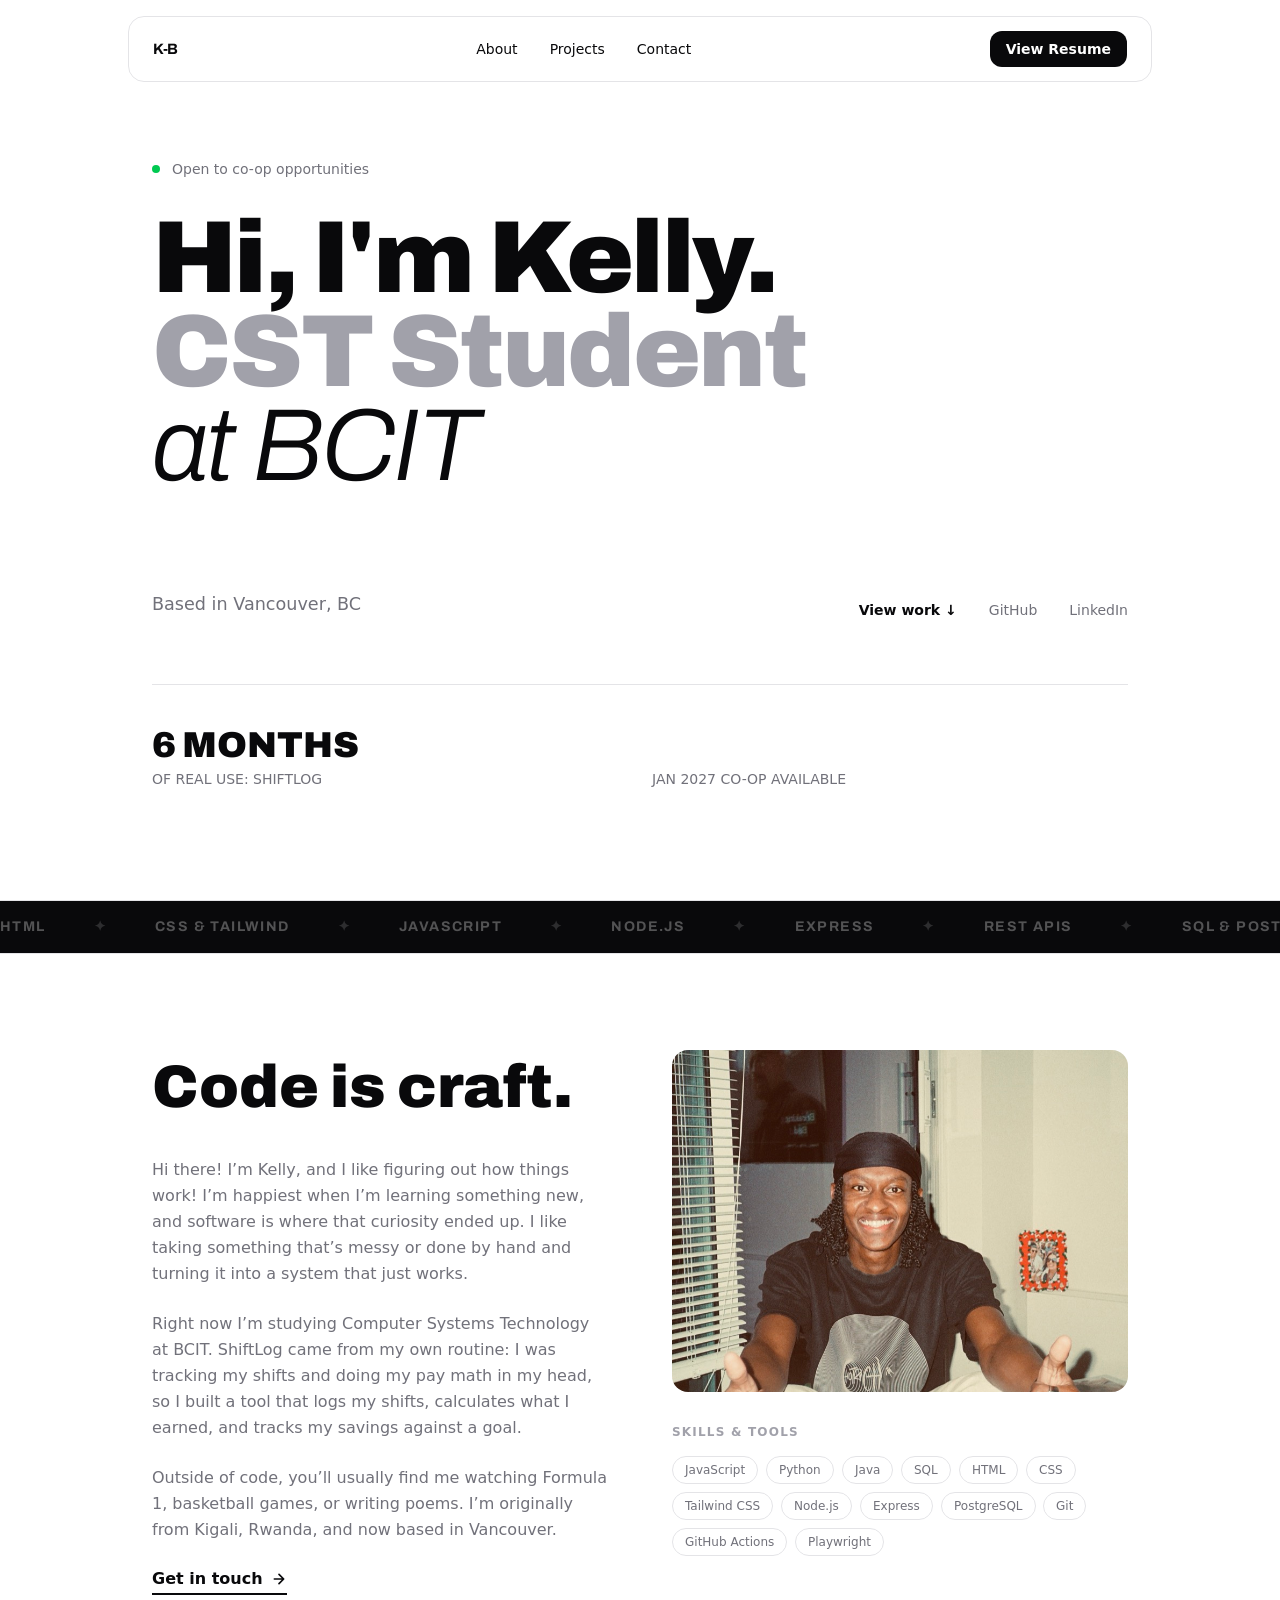
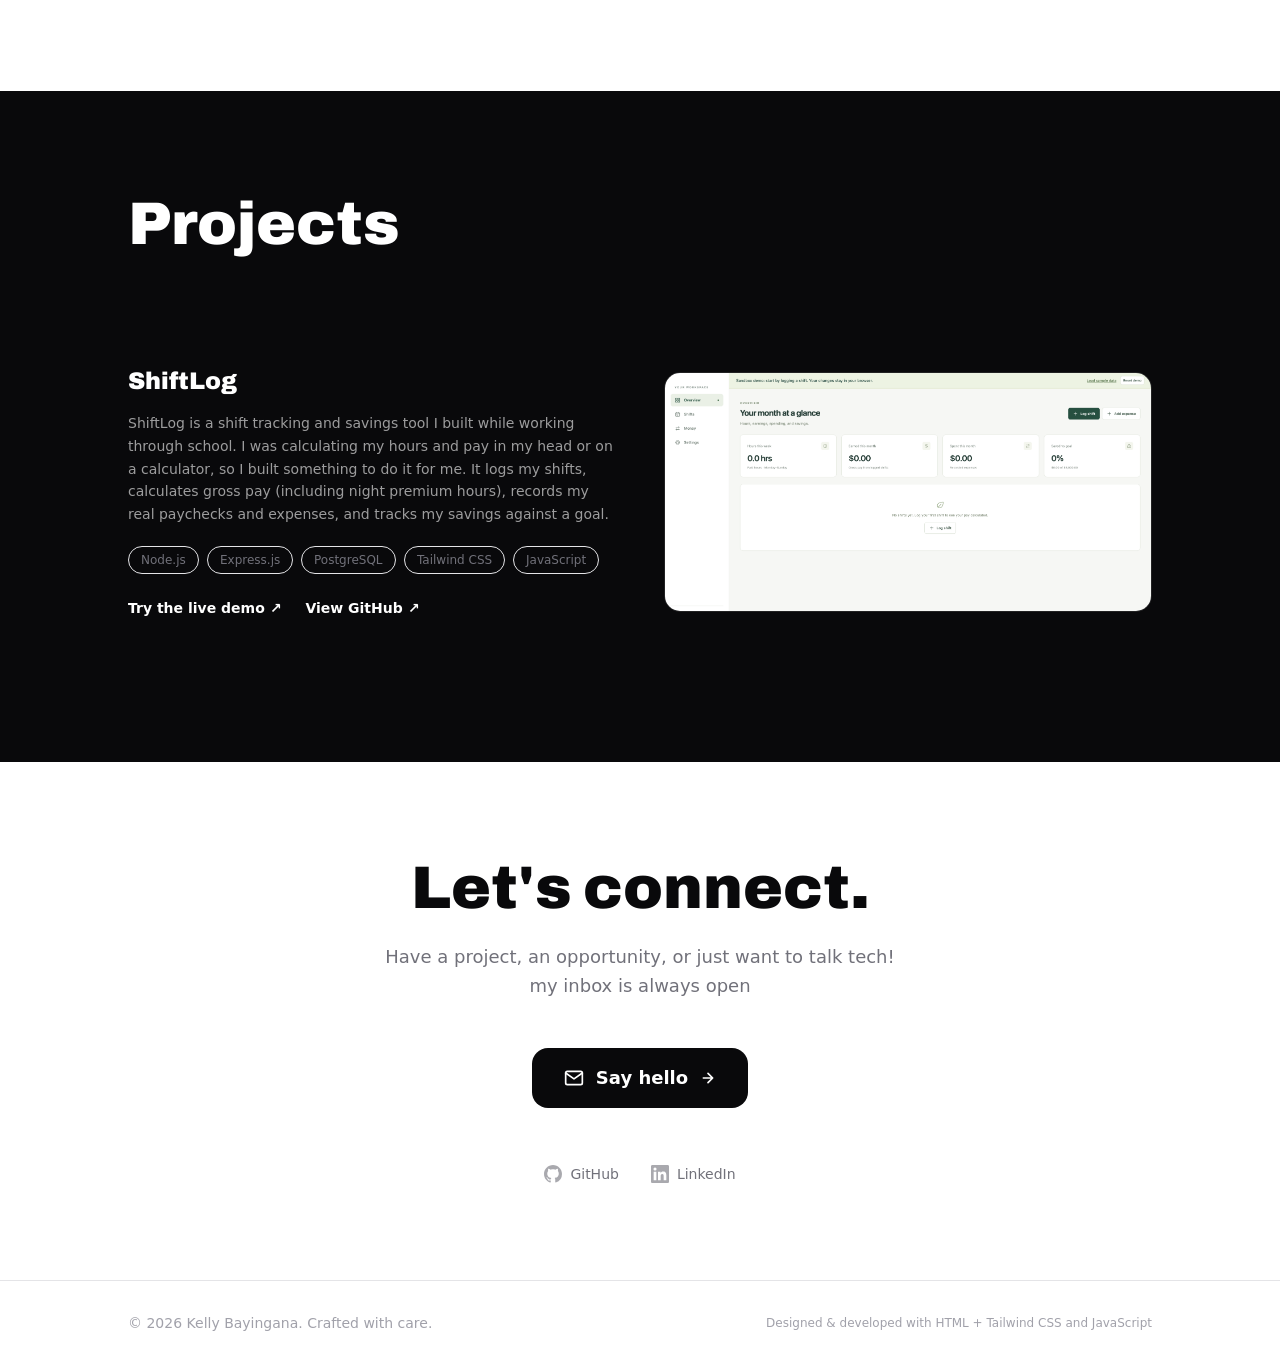
<file: index.html>
<!doctype html>
<html lang="en" class="scroll-smooth">
  <head>
    <!-- Google tag (gtag.js) -->
    <script
      async
      src="https://www.googletagmanager.com/gtag/js?id=G-3P38XYFNB3"
    ></script>
    <script>
      window.dataLayer = window.dataLayer || [];
      function gtag() {
        dataLayer.push(arguments);
      }
      gtag("js", new Date());

      gtag("config", "G-3P38XYFNB3");
    </script>
    <meta charset="UTF-8" />
    <meta name="viewport" content="width=device-width, initial-scale=1.0" />
    <title>Kelly Bayingana — CST Student</title>
    <link rel="preconnect" href="https://fonts.googleapis.com" />
    <link rel="preconnect" href="https://fonts.gstatic.com" crossorigin />
    <link
      href="https://fonts.googleapis.com/css2?family=Archivo:wght@300;400;500;600;700;800;900&family=Space+Grotesk:wght@300;400;500;600;700&display=swap"
      rel="stylesheet"
    />
    <!-- Tailwind compiled output -->
    <link rel="stylesheet" href="css/output.css?v=4" />
  </head>
  <body class="overflow-x-hidden">
    <!-- ── NAVBAR ────────────────────────────────── -->
    <header class="fixed top-4 left-4 right-4 z-50">
      <nav
        class="nav-blur border border-[#E4E4E7] rounded-2xl px-6 py-3.5 flex items-center justify-between max-w-5xl mx-auto"
      >
        <a
          href="#"
          class="nav-logo font-bold text-[15px] tracking-tight text-[#09090B]"
          style="font-family: &quot;Archivo&quot;, sans-serif"
          >K-B</a
        >
        <ul class="hidden md:flex items-center gap-8">
          <li>
            <a href="#about" class="nav-link text-sm font-medium">About</a>
          </li>
          <li>
            <a href="#work" class="nav-link text-sm font-medium">Projects</a>
          </li>
          <li>
            <a href="#contact" class="nav-link text-sm font-medium">Contact</a>
          </li>
        </ul>
        <a
          href="assets/RESUME.pdf?v=464a42a2"
          target="_blank"
          data-cursor="dark"
          class="nav-cta hidden md:inline-flex text-sm font-semibold px-4 py-2 bg-[#09090B] text-white rounded-xl hover:bg-zinc-800 transition-colors duration-200 cursor-pointer"
        >
          View Resume
        </a>

        <!-- Hamburger button — mobile only -->
        <button
          id="menuBtn"
          class="md:hidden flex items-center justify-center p-2 rounded-xl text-[#09090B] hover:bg-black/5 transition-colors duration-200 cursor-pointer"
          aria-label="Toggle menu"
        >
          <svg
            width="20"
            height="20"
            viewBox="0 0 24 24"
            fill="none"
            stroke="currentColor"
            stroke-width="2"
            stroke-linecap="round"
          >
            <line x1="3" y1="6" x2="21" y2="6" />
            <line x1="3" y1="12" x2="21" y2="12" />
            <line x1="3" y1="18" x2="21" y2="18" />
          </svg>
        </button>
      </nav>

      <!-- Mobile menu dropdown -->
      <div
        id="mobileMenu"
        class="hidden md:hidden mt-2 nav-blur border border-[#E4E4E7] rounded-2xl px-6 py-5 max-w-5xl mx-auto"
      >
        <ul class="flex flex-col gap-5">
          <li>
            <a href="#about" class="nav-link text-sm font-medium">About</a>
          </li>
          <li>
            <a href="#work" class="nav-link text-sm font-medium">Projects</a>
          </li>
          <li>
            <a href="#contact" class="nav-link text-sm font-medium">Contact</a>
          </li>
          <li class="pt-1 border-t border-[#E4E4E7]">
            <a
              href="assets/RESUME.pdf?v=464a42a2"
              target="_blank"
              data-cursor="dark"
              class="nav-cta inline-flex text-sm font-semibold px-4 py-2 bg-[#09090B] text-white rounded-xl hover:bg-zinc-800 transition-colors duration-200 cursor-pointer"
            >
              View Resume
            </a>
          </li>
        </ul>
      </div>
    </header>

    <!-- ── HERO ────────────────────────────────────── -->
    <section
      class="min-h-screen flex flex-col justify-center pt-28 pb-16 px-6 max-w-5xl mx-auto"
    >
      <div class="flex items-center gap-3 mb-8 reveal">
        <span class="w-2 h-2 rounded-full bg-green-500 animate-pulse"></span>
        <span class="text-sm text-[#71717A] font-medium"
          >Open to co-op opportunities</span
        >
      </div>

      <h1
        class="font-black text-[clamp(3rem,8vw,7rem)] leading-[0.92] tracking-tight text-[#09090B] mb-8 reveal reveal-delay-1"
        style="font-family: &quot;Archivo&quot;, sans-serif"
      >
        Hi, I'm Kelly.<br />
        <span class="text-[#A1A1AA]">CST Student </span><br />
        <span class="italic font-light"> at BCIT</span>
      </h1>

      <div
        class="flex flex-col md:flex-row md:items-end justify-between gap-16 reveal reveal-delay-2"
      >
        <p class="text-[1.1rem] text-[#71717A] leading-[1.8] max-w-[38rem]">
          <br />
          <br />
          Based in Vancouver, BC <br />
        </p>
        <div class="flex gap-8 shrink-0 items-center">
          <a
            href="#work"
            class="group link-hover text-sm font-semibold text-[#09090B] cursor-pointer"
            >View work <span class="arrow-bounce inline-block">↓</span></a
          >
          <a
            href="https://github.com/bayingana55"
            target="_blank"
            rel="noopener"
            class="link-hover text-sm font-medium text-[#71717A] hover:text-[#000000] transition-colors duration-300 cursor-pointer"
            >GitHub</a
          >
          <a
            href="https://www.linkedin.com/in/kelly-r-bayingana-7097701ba"
            target="_blank"
            rel="noopener"
            class="link-hover text-sm font-medium text-[#71717A] hover:text-[#0A66C2] transition-colors duration-300 cursor-pointer"
            >LinkedIn</a
          >
        </div>
      </div>

      <!-- Stats -->
      <div
        class="mt-16 pt-10 border-t border-[#E4E4E7] grid grid-cols-2 gap-6 reveal reveal-delay-3"
      >
        <div>
          <p
            class="font-black text-4xl text-[#09090B] stat-number"
            style="font-family: &quot;Archivo&quot;, sans-serif"
          >
            6 MONTHS
          </p>
          <p class="text-sm text-[#71717A] mt-1">OF REAL USE: SHIFTLOG</p>
        </div>
        <div>
          <p
            class="font-black text-4xl text-[#09090B] stat-number"
            style="font-family: &quot;Archivo&quot;, sans-serif"
          >
            <br />
          </p>
          <p class="text-sm text-[#71717A] mt-1">JAN 2027 CO-OP AVAILABLE</p>
        </div>
      </div>
    </section>

    <!-- ── MARQUEE ──────────────────────────────────── -->
    <div class="border-y border-[#E4E4E7] bg-[#09090B] py-4 overflow-hidden">
      <div
        class="flex whitespace-nowrap"
        style="animation: marquee 20s linear infinite"
      >
        <span
          class="marquee-inner flex gap-12 pr-12 text-white/30 font-bold text-sm uppercase tracking-widest"
          style="font-family: &quot;Archivo&quot;, sans-serif"
        >
          <span>HTML</span
          ><span class="text-white/15" aria-hidden="true">✦</span>
          <span>CSS &amp; TAILWIND</span
          ><span class="text-white/15" aria-hidden="true">✦</span>
          <span>JAVASCRIPT</span
          ><span class="text-white/15" aria-hidden="true">✦</span>
          <span>NODE.JS</span
          ><span class="text-white/15" aria-hidden="true">✦</span>
          <span>EXPRESS</span
          ><span class="text-white/15" aria-hidden="true">✦</span>
          <span>REST APIS</span
          ><span class="text-white/15" aria-hidden="true">✦</span>
          <span>SQL &amp; POSTGRESQL</span
          ><span class="text-white/15" aria-hidden="true">✦</span>
          <span>GIT &amp; GITHUB</span
          ><span class="text-white/15" aria-hidden="true">✦</span>
          <span>GITHUB ACTIONS</span
          ><span class="text-white/15" aria-hidden="true">✦</span>
          <span>PLAYWRIGHT TESTING</span
          ><span class="text-white/15" aria-hidden="true">✦</span>
          <span>PYTHON</span
          ><span class="text-white/15" aria-hidden="true">✦</span>
          <span>JAVA</span
          ><span class="text-white/15" aria-hidden="true">✦</span>
      </div>
    </div>

    <!-- ── ABOUT ────────────────────────────────────── -->
    <section id="about" class="py-24 px-6 max-w-5xl mx-auto">
      <div class="grid grid-cols-1 md:grid-cols-2 gap-16 items-start">
        <div>
          <h2
            class="font-black text-5xl md:text-6xl text-[#09090B] leading-tight mb-8 reveal reveal-delay-1"
            style="font-family: &quot;Archivo&quot;, sans-serif"
          >
            Code is craft.<br />
          </h2>
          <p class="text-[#71717A] leading-relaxed mb-6 reveal reveal-delay-2">
            Hi there! I’m Kelly, and I like figuring out how things work! I’m
            happiest when I’m learning something new, and software is where that
            curiosity ended up. I like taking something that’s messy or done by
            hand and turning it into a system that just works.
          </p>
          <p class="text-[#71717A] leading-relaxed mb-6 reveal reveal-delay-2">
            Right now I’m studying Computer Systems Technology at BCIT. ShiftLog
            came from my own routine: I was tracking my shifts and doing my pay
            math in my head, so I built a tool that logs my shifts, calculates what
            I earned, and tracks my savings
            against a goal.
          </p>
          <p class="text-[#71717A] leading-relaxed mb-6 reveal reveal-delay-2">
            Outside of code, you’ll usually find me watching Formula 1,
            basketball games, or writing poems. I’m originally from
            Kigali, Rwanda, and now based in Vancouver.
          </p>

          <a
            href="#contact"
            data-cursor="blue"
            class="group inline-flex items-center gap-2 font-semibold text-[#09090B] border-b-2 border-[#09090B] pb-0.5 hover:text-[#2563EB] hover:border-[#2563EB] transition-colors duration-200 cursor-pointer reveal reveal-delay-4"
          >
            Get in touch
            <svg
              class="arrow-slide inline-block"
              width="16"
              height="16"
              viewBox="0 0 24 24"
              fill="none"
              stroke="currentColor"
              stroke-width="2.5"
              stroke-linecap="round"
              stroke-linejoin="round"
            >
              <path d="M5 12h14M12 5l7 7-7 7" />
            </svg>
          </a>
        </div>

        <div class="reveal reveal-delay-2">
          <!-- Photo placeholder -->
          <div class="rounded-2xl overflow-hidden mb-8 aspect-[4/3]">
            <img
              src="assets/images/kelly.jpg"
              alt="Kelly Bayingana"
              class="w-full h-full object-cover scale-125 object-top"
            />
          </div>

          <!-- Skills -->
          <div>
            <p
              class="text-xs font-semibold text-[#A1A1AA] uppercase tracking-widest mb-4"
            >
              Skills & tools
            </p>
            <div class="flex flex-wrap gap-2">
              <span class="skill-tag">JavaScript</span>
              <span class="skill-tag">Python</span>
              <span class="skill-tag">Java</span>
              <span class="skill-tag">SQL</span>
              <span class="skill-tag">HTML</span>
              <span class="skill-tag">CSS</span>
              <span class="skill-tag">Tailwind CSS</span>
              <span class="skill-tag">Node.js</span>
              <span class="skill-tag">Express</span>
              <span class="skill-tag">PostgreSQL</span>
              <span class="skill-tag">Git</span>
              <span class="skill-tag">GitHub Actions</span>
              <span class="skill-tag">Playwright</span>
            </div>
          </div>
        </div>
      </div>
    </section>

    <!-- ── PROJECTS ────────────────────────────────────── -->
    <section id="work" class="py-24 px-6 bg-[#09090B]">
      <div class="max-w-5xl mx-auto">
        <div class="flex items-center justify-between mb-14 reveal">
          <h2
            class="font-black text-5xl md:text-6xl text-white leading-tight"
            style="font-family: &quot;Archivo&quot;, sans-serif"
          >
            Projects
          </h2>
        </div>

        <div class="divide-y divide-white/10">
          <!-- PROJECT SLOT 1 -->
          <div
            class="py-12 grid grid-cols-1 md:grid-cols-2 gap-12 items-center reveal"
          >
            <div class="flex flex-col gap-4">
              <h3
                class="font-black text-2xl text-white leading-tight"
                style="font-family: &quot;Archivo&quot;, sans-serif"
              >
                <strong>ShiftLog</strong>
              </h3>
              <p
                class="leading-relaxed text-sm"
                style="color: rgba(255, 255, 255, 0.6)"
              >
                ShiftLog is a shift tracking and savings tool I built while
                working through school. I was calculating my hours and pay in my
                head or on a calculator, so I built something to do it for me.
                It logs my shifts, calculates gross pay (including night premium
                hours), records my real paychecks and expenses, and tracks my
                savings against a goal. 
              </p>
              <div class="flex flex-wrap gap-2 mt-1">
                <span class="skill-tag">Node.js</span>
                <span class="skill-tag">Express.js</span>
                <span class="skill-tag">PostgreSQL</span>
                <span class="skill-tag">Tailwind CSS</span>
                <span class="skill-tag">JavaScript</span>
              </div>
              <div class="flex gap-6 mt-2">
                <a
                  href="https://bayingana55.github.io/ShiftLog/"
                  target="_blank"
                  rel="noopener noreferrer"
                  class="group link-hover text-sm font-semibold text-white"
                >
                  Try the live demo <span class="arrow-slide inline-block">↗</span>
                </a>
                <a
                  href="https://github.com/bayingana55/ShiftLog"
                  target="_blank"
                  rel="noopener noreferrer"
                  class="group link-hover text-sm font-semibold text-white"
                >
                  View GitHub <span class="arrow-slide inline-block">↗</span>
                </a>
              </div>
            </div>
            <a
              href="https://bayingana55.github.io/ShiftLog/"
              target="_blank"
              rel="noopener noreferrer"
              class="block rounded-2xl overflow-hidden border border-white/10 h-[240px] group"
            >
              <img
                src="assets/images/SHIFTLOG.png"
                alt="ShiftLog dashboard showing shifts, earnings, and savings goals"
                class="w-full h-full object-cover transition-transform duration-500 ease-out group-hover:scale-105"
              />
            </a>
          </div>
        </div>
      </div>
    </section>

    <!-- ── CONTACT ──────────────────────────────────── -->
    <section id="contact" class="py-24 px-6 max-w-5xl mx-auto">
      <div class="max-w-2xl mx-auto text-center">
        <h2
          class="font-black text-5xl md:text-6xl text-[#09090B] mb-6 reveal"
          style="font-family: &quot;Archivo&quot;, sans-serif"
        >
          Let's connect.
        </h2>
        <p
          class="text-[#71717A] text-lg leading-relaxed mb-12 reveal reveal-delay-2"
        >
          Have a project, an opportunity, or just want to talk tech! <br />
          my inbox is always open
        </p>

        <div class="reveal reveal-delay-3">
          <a
            href="mailto:bayingana55@gmail.com"
            data-cursor="dark"
            class="inline-flex items-center gap-3 bg-[#09090B] text-white font-semibold text-lg px-8 py-4 rounded-2xl hover:bg-zinc-800 transition-colors duration-200 cursor-pointer mb-6 group"
          >
            <svg
              width="20"
              height="20"
              viewBox="0 0 24 24"
              fill="none"
              stroke="currentColor"
              stroke-width="2"
              stroke-linecap="round"
              stroke-linejoin="round"
            >
              <path
                d="M4 4h16c1.1 0 2 .9 2 2v12c0 1.1-.9 2-2 2H4c-1.1 0-2-.9-2-2V6c0-1.1.9-2 2-2z"
              />
              <polyline points="22,6 12,13 2,6" />
            </svg>
            Say hello
            <svg
              class="group-hover:translate-x-1 transition-transform duration-200"
              width="16"
              height="16"
              viewBox="0 0 24 24"
              fill="none"
              stroke="currentColor"
              stroke-width="2.5"
              stroke-linecap="round"
              stroke-linejoin="round"
            >
              <path d="M5 12h14M12 5l7 7-7 7" />
            </svg>
          </a>

          <div class="flex items-center justify-center gap-8 mt-8">
            <a
              href="https://github.com/bayingana55"
              target="_blank"
              rel="noopener"
              class="group link-hover text-sm font-medium text-[#71717A] cursor-pointer inline-flex items-center"
            >
              <svg
                width="18"
                height="18"
                viewBox="0 0 24 24"
                fill="currentColor"
                class="opacity-60 group-hover:opacity-100 group-hover:text-[#24292e] transition-all duration-300"
              >
                <path
                  d="M12 0C5.37 0 0 5.37 0 12c0 5.31 3.435 9.795 8.205 11.385.6.105.825-.255.825-.57 0-.285-.015-1.23-.015-2.235-3.015.555-3.795-.735-4.035-1.41-.135-.345-.72-1.41-1.23-1.695-.42-.225-1.02-.78-.015-.795.945-.015 1.62.87 1.845 1.23 1.08 1.815 2.805 1.305 3.495.99.105-.78.42-1.305.765-1.605-2.67-.3-5.46-1.335-5.46-5.925 0-1.305.465-2.385 1.23-3.225-.12-.3-.54-1.53.12-3.18 0 0 1.005-.315 3.3 1.23.96-.27 1.98-.405 3-.405s2.04.135 3 .405c2.295-1.56 3.3-1.23 3.3-1.23.66 1.65.24 2.88.12 3.18.765.84 1.23 1.905 1.23 3.225 0 4.605-2.805 5.625-5.475 5.925.435.375.81 1.095.81 2.22 0 1.605-.015 2.895-.015 3.3 0 .315.225.69.825.57A12.02 12.02 0 0 0 24 12c0-6.63-5.37-12-12-12z"
                />
              </svg>
              <span class="ml-2">GitHub</span>
            </a>
            <a
              href="https://www.linkedin.com/in/kelly-r-bayingana-7097701ba"
              target="_blank"
              rel="noopener"
              class="group link-hover text-sm font-medium text-[#71717A] cursor-pointer inline-flex items-center"
            >
              <svg
                width="18"
                height="18"
                viewBox="0 0 24 24"
                fill="currentColor"
                class="opacity-60 group-hover:opacity-100 group-hover:text-[#0A66C2] transition-all duration-300"
              >
                <path
                  d="M20.447 20.452h-3.554v-5.569c0-1.328-.027-3.037-1.852-3.037-1.853 0-2.136 1.445-2.136 2.939v5.667H9.351V9h3.414v1.561h.046c.477-.9 1.637-1.85 3.37-1.85 3.601 0 4.267 2.37 4.267 5.455v6.286zM5.337 7.433a2.062 2.062 0 0 1-2.063-2.065 2.064 2.064 0 1 1 2.063 2.065zm1.782 13.019H3.555V9h3.564v11.452zM22.225 0H1.771C.792 0 0 .774 0 1.729v20.542C0 23.227.792 24 1.771 24h20.451C23.2 24 24 23.227 24 22.271V1.729C24 .774 23.2 0 22.222 0h.003z"
                />
              </svg>

              <span class="ml-2"> LinkedIn</span>
            </a>
          </div>
        </div>
      </div>
    </section>

    <!-- ── FOOTER ───────────────────────────────────── -->
    <footer class="border-t border-[#E4E4E7] py-8 px-6">
      <div
        class="max-w-5xl mx-auto flex flex-col md:flex-row items-center justify-between gap-4"
      >
        <p class="text-sm text-[#A1A1AA]">
          © 2026 Kelly Bayingana. Crafted with care.
        </p>
        <p class="text-xs text-[#A1A1AA]">
          Designed &amp; developed with HTML + Tailwind CSS and JavaScript
        </p>
      </div>
    </footer>

    <!-- External JavaScript -->
    <script src="js/main.js?v=5"></script>
  </body>
</html>
</file>
<file: css/output.css>
/*! tailwindcss v4.3.0 | MIT License | https://tailwindcss.com */
@layer properties{@supports (((-webkit-hyphens:none)) and (not (margin-trim:inline))) or ((-moz-orient:inline) and (not (color:rgb(from red r g b)))){*,:before,:after,::backdrop{--tw-scale-x:1;--tw-scale-y:1;--tw-scale-z:1;--tw-rotate-x:initial;--tw-rotate-y:initial;--tw-rotate-z:initial;--tw-skew-x:initial;--tw-skew-y:initial;--tw-divide-y-reverse:0;--tw-border-style:solid;--tw-leading:initial;--tw-font-weight:initial;--tw-tracking:initial;--tw-shadow:0 0 #0000;--tw-shadow-color:initial;--tw-shadow-alpha:100%;--tw-inset-shadow:0 0 #0000;--tw-inset-shadow-color:initial;--tw-inset-shadow-alpha:100%;--tw-ring-color:initial;--tw-ring-shadow:0 0 #0000;--tw-inset-ring-color:initial;--tw-inset-ring-shadow:0 0 #0000;--tw-ring-inset:initial;--tw-ring-offset-width:0px;--tw-ring-offset-color:#fff;--tw-ring-offset-shadow:0 0 #0000;--tw-duration:initial;--tw-ease:initial;--tw-translate-x:0;--tw-translate-y:0;--tw-translate-z:0}}}@layer theme{:root,:host{--font-sans:ui-sans-serif, system-ui, sans-serif, "Apple Color Emoji", "Segoe UI Emoji", "Segoe UI Symbol", "Noto Color Emoji";--font-mono:ui-monospace, SFMono-Regular, Menlo, Monaco, Consolas, "Liberation Mono", "Courier New", monospace;--color-green-500:oklch(72.3% .219 149.579);--color-zinc-800:oklch(27.4% .006 286.033);--color-black:#000;--color-white:#fff;--spacing:.25rem;--container-2xl:42rem;--container-5xl:64rem;--text-xs:.75rem;--text-xs--line-height:calc(1 / .75);--text-sm:.875rem;--text-sm--line-height:calc(1.25 / .875);--text-lg:1.125rem;--text-lg--line-height:calc(1.75 / 1.125);--text-2xl:1.5rem;--text-2xl--line-height:calc(2 / 1.5);--text-4xl:2.25rem;--text-4xl--line-height:calc(2.5 / 2.25);--text-5xl:3rem;--text-5xl--line-height:1;--text-6xl:3.75rem;--text-6xl--line-height:1;--font-weight-light:300;--font-weight-medium:500;--font-weight-semibold:600;--font-weight-bold:700;--font-weight-black:900;--tracking-tight:-.025em;--tracking-widest:.1em;--leading-tight:1.25;--leading-relaxed:1.625;--radius-xl:.75rem;--radius-2xl:1rem;--ease-out:cubic-bezier(0, 0, .2, 1);--animate-pulse:pulse 2s cubic-bezier(.4, 0, .6, 1) infinite;--default-transition-duration:.15s;--default-transition-timing-function:cubic-bezier(.4, 0, .2, 1);--default-font-family:var(--font-sans);--default-mono-font-family:var(--font-mono)}}@layer base{*,:after,:before,::backdrop{box-sizing:border-box;border:0 solid;margin:0;padding:0}::file-selector-button{box-sizing:border-box;border:0 solid;margin:0;padding:0}html,:host{-webkit-text-size-adjust:100%;tab-size:4;line-height:1.5;font-family:var(--default-font-family,ui-sans-serif, system-ui, sans-serif, "Apple Color Emoji", "Segoe UI Emoji", "Segoe UI Symbol", "Noto Color Emoji");font-feature-settings:var(--default-font-feature-settings,normal);font-variation-settings:var(--default-font-variation-settings,normal);-webkit-tap-highlight-color:transparent}hr{height:0;color:inherit;border-top-width:1px}abbr:where([title]){-webkit-text-decoration:underline dotted;text-decoration:underline dotted}h1,h2,h3,h4,h5,h6{font-size:inherit;font-weight:inherit}a{color:inherit;-webkit-text-decoration:inherit;-webkit-text-decoration:inherit;-webkit-text-decoration:inherit;text-decoration:inherit}b,strong{font-weight:bolder}code,kbd,samp,pre{font-family:var(--default-mono-font-family,ui-monospace, SFMono-Regular, Menlo, Monaco, Consolas, "Liberation Mono", "Courier New", monospace);font-feature-settings:var(--default-mono-font-feature-settings,normal);font-variation-settings:var(--default-mono-font-variation-settings,normal);font-size:1em}small{font-size:80%}sub,sup{vertical-align:baseline;font-size:75%;line-height:0;position:relative}sub{bottom:-.25em}sup{top:-.5em}table{text-indent:0;border-color:inherit;border-collapse:collapse}:-moz-focusring{outline:auto}progress{vertical-align:baseline}summary{display:list-item}ol,ul,menu{list-style:none}img,svg,video,canvas,audio,iframe,embed,object{vertical-align:middle;display:block}img,video{max-width:100%;height:auto}button,input,select,optgroup,textarea{font:inherit;font-feature-settings:inherit;font-variation-settings:inherit;letter-spacing:inherit;color:inherit;opacity:1;background-color:#0000;border-radius:0}::file-selector-button{font:inherit;font-feature-settings:inherit;font-variation-settings:inherit;letter-spacing:inherit;color:inherit;opacity:1;background-color:#0000;border-radius:0}:where(select:is([multiple],[size])) optgroup{font-weight:bolder}:where(select:is([multiple],[size])) optgroup option{padding-inline-start:20px}::file-selector-button{margin-inline-end:4px}::placeholder{opacity:1}@supports (not ((-webkit-appearance:-apple-pay-button))) or (contain-intrinsic-size:1px){::placeholder{color:currentColor}@supports (color:color-mix(in lab, red, red)){::placeholder{color:color-mix(in oklab, currentcolor 50%, transparent)}}}textarea{resize:vertical}::-webkit-search-decoration{-webkit-appearance:none}::-webkit-date-and-time-value{min-height:1lh;text-align:inherit}::-webkit-datetime-edit{display:inline-flex}::-webkit-datetime-edit-fields-wrapper{padding:0}::-webkit-datetime-edit{padding-block:0}::-webkit-datetime-edit-year-field{padding-block:0}::-webkit-datetime-edit-month-field{padding-block:0}::-webkit-datetime-edit-day-field{padding-block:0}::-webkit-datetime-edit-hour-field{padding-block:0}::-webkit-datetime-edit-minute-field{padding-block:0}::-webkit-datetime-edit-second-field{padding-block:0}::-webkit-datetime-edit-millisecond-field{padding-block:0}::-webkit-datetime-edit-meridiem-field{padding-block:0}::-webkit-calendar-picker-indicator{line-height:1}:-moz-ui-invalid{box-shadow:none}button,input:where([type=button],[type=reset],[type=submit]){appearance:button}::file-selector-button{appearance:button}::-webkit-inner-spin-button{height:auto}::-webkit-outer-spin-button{height:auto}[hidden]:where(:not([hidden=until-found])){display:none!important}}@layer components;@layer utilities{.visible{visibility:visible}.fixed{position:fixed}.static{position:static}.top-4{top:calc(var(--spacing) * 4)}.right-4{right:calc(var(--spacing) * 4)}.left-4{left:calc(var(--spacing) * 4)}.z-50{z-index:50}.mx-auto{margin-inline:auto}.mt-1{margin-top:calc(var(--spacing) * 1)}.mt-2{margin-top:calc(var(--spacing) * 2)}.mt-8{margin-top:calc(var(--spacing) * 8)}.mt-16{margin-top:calc(var(--spacing) * 16)}.mb-4{margin-bottom:calc(var(--spacing) * 4)}.mb-6{margin-bottom:calc(var(--spacing) * 6)}.mb-8{margin-bottom:calc(var(--spacing) * 8)}.mb-12{margin-bottom:calc(var(--spacing) * 12)}.mb-14{margin-bottom:calc(var(--spacing) * 14)}.ml-2{margin-left:calc(var(--spacing) * 2)}.block{display:block}.flex{display:flex}.grid{display:grid}.hidden{display:none}.inline-block{display:inline-block}.inline-flex{display:inline-flex}.aspect-\[4\/3\]{aspect-ratio:4/3}.h-2{height:calc(var(--spacing) * 2)}.h-\[240px\]{height:240px}.h-full{height:100%}.min-h-screen{min-height:100vh}.w-2{width:calc(var(--spacing) * 2)}.w-full{width:100%}.max-w-2xl{max-width:var(--container-2xl)}.max-w-5xl{max-width:var(--container-5xl)}.max-w-\[38rem\]{max-width:38rem}.shrink-0{flex-shrink:0}.grow{flex-grow:1}.scale-125{--tw-scale-x:125%;--tw-scale-y:125%;--tw-scale-z:125%;scale:var(--tw-scale-x) var(--tw-scale-y)}.transform{transform:var(--tw-rotate-x,) var(--tw-rotate-y,) var(--tw-rotate-z,) var(--tw-skew-x,) var(--tw-skew-y,)}.animate-pulse{animation:var(--animate-pulse)}.cursor-pointer{cursor:pointer}.grid-cols-1{grid-template-columns:repeat(1,minmax(0,1fr))}.grid-cols-2{grid-template-columns:repeat(2,minmax(0,1fr))}.flex-col{flex-direction:column}.flex-wrap{flex-wrap:wrap}.items-center{align-items:center}.items-start{align-items:flex-start}.justify-between{justify-content:space-between}.justify-center{justify-content:center}.gap-2{gap:calc(var(--spacing) * 2)}.gap-3{gap:calc(var(--spacing) * 3)}.gap-4{gap:calc(var(--spacing) * 4)}.gap-5{gap:calc(var(--spacing) * 5)}.gap-6{gap:calc(var(--spacing) * 6)}.gap-8{gap:calc(var(--spacing) * 8)}.gap-12{gap:calc(var(--spacing) * 12)}.gap-16{gap:calc(var(--spacing) * 16)}:where(.divide-y>:not(:last-child)){--tw-divide-y-reverse:0;border-bottom-style:var(--tw-border-style);border-top-style:var(--tw-border-style);border-top-width:calc(1px * var(--tw-divide-y-reverse));border-bottom-width:calc(1px * calc(1 - var(--tw-divide-y-reverse)))}:where(.divide-white\/10>:not(:last-child)){border-color:#ffffff1a}@supports (color:color-mix(in lab, red, red)){:where(.divide-white\/10>:not(:last-child)){border-color:color-mix(in oklab, var(--color-white) 10%, transparent)}}.overflow-hidden{overflow:hidden}.overflow-x-hidden{overflow-x:hidden}.scroll-smooth{scroll-behavior:smooth}.rounded-2xl{border-radius:var(--radius-2xl)}.rounded-full{border-radius:3.40282e38px}.rounded-xl{border-radius:var(--radius-xl)}.border{border-style:var(--tw-border-style);border-width:1px}.border-y{border-block-style:var(--tw-border-style);border-block-width:1px}.border-t{border-top-style:var(--tw-border-style);border-top-width:1px}.border-b-2{border-bottom-style:var(--tw-border-style);border-bottom-width:2px}.border-\[\#09090B\]{border-color:#09090b}.border-\[\#E4E4E7\]{border-color:#e4e4e7}.border-white\/10{border-color:#ffffff1a}@supports (color:color-mix(in lab, red, red)){.border-white\/10{border-color:color-mix(in oklab, var(--color-white) 10%, transparent)}}.bg-\[\#09090B\]{background-color:#09090b}.bg-green-500{background-color:var(--color-green-500)}.object-cover{object-fit:cover}.object-top{object-position:top}.p-2{padding:calc(var(--spacing) * 2)}.px-4{padding-inline:calc(var(--spacing) * 4)}.px-6{padding-inline:calc(var(--spacing) * 6)}.px-8{padding-inline:calc(var(--spacing) * 8)}.py-2{padding-block:calc(var(--spacing) * 2)}.py-3\.5{padding-block:calc(var(--spacing) * 3.5)}.py-4{padding-block:calc(var(--spacing) * 4)}.py-5{padding-block:calc(var(--spacing) * 5)}.py-8{padding-block:calc(var(--spacing) * 8)}.py-12{padding-block:calc(var(--spacing) * 12)}.py-24{padding-block:calc(var(--spacing) * 24)}.pt-1{padding-top:calc(var(--spacing) * 1)}.pt-10{padding-top:calc(var(--spacing) * 10)}.pt-28{padding-top:calc(var(--spacing) * 28)}.pr-12{padding-right:calc(var(--spacing) * 12)}.pb-0\.5{padding-bottom:calc(var(--spacing) * .5)}.pb-16{padding-bottom:calc(var(--spacing) * 16)}.text-center{text-align:center}.text-2xl{font-size:var(--text-2xl);line-height:var(--tw-leading,var(--text-2xl--line-height))}.text-4xl{font-size:var(--text-4xl);line-height:var(--tw-leading,var(--text-4xl--line-height))}.text-5xl{font-size:var(--text-5xl);line-height:var(--tw-leading,var(--text-5xl--line-height))}.text-lg{font-size:var(--text-lg);line-height:var(--tw-leading,var(--text-lg--line-height))}.text-sm{font-size:var(--text-sm);line-height:var(--tw-leading,var(--text-sm--line-height))}.text-xs{font-size:var(--text-xs);line-height:var(--tw-leading,var(--text-xs--line-height))}.text-\[1\.1rem\]{font-size:1.1rem}.text-\[15px\]{font-size:15px}.text-\[clamp\(3rem\,8vw\,7rem\)\]{font-size:clamp(3rem,8vw,7rem)}.leading-\[0\.92\]{--tw-leading:.92;line-height:.92}.leading-\[1\.8\]{--tw-leading:1.8;line-height:1.8}.leading-relaxed{--tw-leading:var(--leading-relaxed);line-height:var(--leading-relaxed)}.leading-tight{--tw-leading:var(--leading-tight);line-height:var(--leading-tight)}.font-black{--tw-font-weight:var(--font-weight-black);font-weight:var(--font-weight-black)}.font-bold{--tw-font-weight:var(--font-weight-bold);font-weight:var(--font-weight-bold)}.font-light{--tw-font-weight:var(--font-weight-light);font-weight:var(--font-weight-light)}.font-medium{--tw-font-weight:var(--font-weight-medium);font-weight:var(--font-weight-medium)}.font-semibold{--tw-font-weight:var(--font-weight-semibold);font-weight:var(--font-weight-semibold)}.tracking-tight{--tw-tracking:var(--tracking-tight);letter-spacing:var(--tracking-tight)}.tracking-widest{--tw-tracking:var(--tracking-widest);letter-spacing:var(--tracking-widest)}.whitespace-nowrap{white-space:nowrap}.text-\[\#09090B\]{color:#09090b}.text-\[\#71717A\]{color:#71717a}.text-\[\#A1A1AA\]{color:#a1a1aa}.text-white{color:var(--color-white)}.text-white\/15{color:#ffffff26}@supports (color:color-mix(in lab, red, red)){.text-white\/15{color:color-mix(in oklab, var(--color-white) 15%, transparent)}}.text-white\/30{color:#ffffff4d}@supports (color:color-mix(in lab, red, red)){.text-white\/30{color:color-mix(in oklab, var(--color-white) 30%, transparent)}}.uppercase{text-transform:uppercase}.italic{font-style:italic}.opacity-60{opacity:.6}.ring{--tw-ring-shadow:var(--tw-ring-inset,) 0 0 0 calc(1px + var(--tw-ring-offset-width)) var(--tw-ring-color,currentcolor);box-shadow:var(--tw-inset-shadow), var(--tw-inset-ring-shadow), var(--tw-ring-offset-shadow), var(--tw-ring-shadow), var(--tw-shadow)}.transition-all{transition-property:all;transition-timing-function:var(--tw-ease,var(--default-transition-timing-function));transition-duration:var(--tw-duration,var(--default-transition-duration))}.transition-colors{transition-property:color,background-color,border-color,outline-color,text-decoration-color,fill,stroke,--tw-gradient-from,--tw-gradient-via,--tw-gradient-to;transition-timing-function:var(--tw-ease,var(--default-transition-timing-function));transition-duration:var(--tw-duration,var(--default-transition-duration))}.transition-transform{transition-property:transform,translate,scale,rotate;transition-timing-function:var(--tw-ease,var(--default-transition-timing-function));transition-duration:var(--tw-duration,var(--default-transition-duration))}.duration-200{--tw-duration:.2s;transition-duration:.2s}.duration-300{--tw-duration:.3s;transition-duration:.3s}.duration-500{--tw-duration:.5s;transition-duration:.5s}.ease-out{--tw-ease:var(--ease-out);transition-timing-function:var(--ease-out)}@media (hover:hover){.group-hover\:translate-x-1:is(:where(.group):hover *){--tw-translate-x:calc(var(--spacing) * 1);translate:var(--tw-translate-x) var(--tw-translate-y)}.group-hover\:scale-105:is(:where(.group):hover *){--tw-scale-x:105%;--tw-scale-y:105%;--tw-scale-z:105%;scale:var(--tw-scale-x) var(--tw-scale-y)}.group-hover\:text-\[\#0A66C2\]:is(:where(.group):hover *){color:#0a66c2}.group-hover\:text-\[\#24292e\]:is(:where(.group):hover *){color:#24292e}.group-hover\:opacity-100:is(:where(.group):hover *){opacity:1}.hover\:border-\[\#2563EB\]:hover{border-color:#2563eb}.hover\:bg-black\/5:hover{background-color:#0000000d}@supports (color:color-mix(in lab, red, red)){.hover\:bg-black\/5:hover{background-color:color-mix(in oklab, var(--color-black) 5%, transparent)}}.hover\:bg-zinc-800:hover{background-color:var(--color-zinc-800)}.hover\:text-\[\#0A66C2\]:hover{color:#0a66c2}.hover\:text-\[\#000000\]:hover{color:#000}.hover\:text-\[\#2563EB\]:hover{color:#2563eb}}@media (min-width:48rem){.md\:flex{display:flex}.md\:hidden{display:none}.md\:inline-flex{display:inline-flex}.md\:grid-cols-2{grid-template-columns:repeat(2,minmax(0,1fr))}.md\:flex-row{flex-direction:row}.md\:items-end{align-items:flex-end}.md\:text-6xl{font-size:var(--text-6xl);line-height:var(--tw-leading,var(--text-6xl--line-height))}}}@keyframes marquee{0%{transform:translate(0)}to{transform:translate(-50%)}}@keyframes bounce-arrow{0%,to{transform:translateY(0)}50%{transform:translateY(5px)}}.arrow-bounce{will-change:transform}.group:hover .arrow-bounce{animation:.7s ease-in-out infinite bounce-arrow}@keyframes slide-right{0%,to{transform:translate(0)}50%{transform:translate(5px)}}.arrow-slide{will-change:transform}.group:hover .arrow-slide{animation:.7s ease-in-out infinite slide-right}.skill-tag{color:#71717a;cursor:default;will-change:transform;border:1px solid #e4e4e7;border-radius:9999px;padding:.25rem .75rem;font-size:.75rem;font-weight:500;transition:border-color .2s;display:inline-block}@keyframes tag-heartbeat{0%{transform:scale(1)}35%{transform:scale(1.1)}55%{transform:scale(.97)}to{transform:scale(1)}}.skill-tag:hover{border-color:#a1a1aa;animation:.45s ease-out forwards tag-heartbeat}.nav-blur{-webkit-backdrop-filter:blur(12px);backdrop-filter:blur(12px);isolation:isolate;background-color:#ffffff1a;transform:translateZ(0)}.nav-link{color:#09090b;transition:color .3s}.nav-logo{transition:color .3s}.nav-cta{transition:background-color .3s,color .3s}nav.nav-dark{transition:border-color .3s;border-color:#ffffff26!important}nav.nav-dark .nav-logo,nav.nav-dark .nav-link{color:#fff!important}nav.nav-dark .nav-cta{color:#09090b!important;background-color:#fff!important}a[href*=github]:hover svg{opacity:1;color:#24292e}a[href*=linkedin]:hover svg{opacity:1;color:#0a66c2}.reveal{opacity:0;transition:opacity .6s,transform .6s;transform:translateY(24px)}.reveal.visible{opacity:1;transform:translateY(0)}.reveal-delay-1{transition-delay:.1s}.reveal-delay-2{transition-delay:.2s}.reveal-delay-3{transition-delay:.3s}.reveal-delay-4{transition-delay:.4s}:root{--cursor-color:#2a7a4b}.cursor-dot,.cursor-ring{z-index:9999;pointer-events:none;opacity:0;will-change:transform;border-radius:9999px;transition:opacity .2s;position:fixed;top:0;left:0}.cursor-dot{background-color:var(--cursor-color);width:8px;height:8px;transition:opacity .2s,background-color .2s}.cursor-ring{border:1.5px solid var(--cursor-color);background-color:#0000;width:36px;height:36px;transition:opacity .2s,width .2s,height .2s,background-color .2s,border-color .2s}.cursor-ring.is-hovering{background-color:var(--cursor-color);width:64px;height:64px}@supports (color:color-mix(in lab, red, red)){.cursor-ring.is-hovering{background-color:color-mix(in srgb, var(--cursor-color) 15%, transparent)}}html.cursor-visible .cursor-dot,html.cursor-visible .cursor-ring{opacity:1}html.cursor-visible .cursor-ring.is-hidden{opacity:0}html.has-custom-cursor,html.has-custom-cursor *{cursor:none!important}.skill-tag{position:relative}.code-ghost{white-space:nowrap;pointer-events:none;color:#2a7a4b;opacity:0;font-family:ui-monospace,SFMono-Regular,Menlo,monospace;font-size:.75rem;animation:1.6s ease-out forwards code-ghost;position:absolute;bottom:100%;left:50%}@keyframes code-ghost{0%{opacity:0;filter:blur(2px);transform:translate(-50%,6px)}20%{opacity:.85;filter:blur()}to{opacity:0;filter:blur(3px);transform:translate(-50%,-46px)}}@property --tw-scale-x{syntax:"*";inherits:false;initial-value:1}@property --tw-scale-y{syntax:"*";inherits:false;initial-value:1}@property --tw-scale-z{syntax:"*";inherits:false;initial-value:1}@property --tw-rotate-x{syntax:"*";inherits:false}@property --tw-rotate-y{syntax:"*";inherits:false}@property --tw-rotate-z{syntax:"*";inherits:false}@property --tw-skew-x{syntax:"*";inherits:false}@property --tw-skew-y{syntax:"*";inherits:false}@property --tw-divide-y-reverse{syntax:"*";inherits:false;initial-value:0}@property --tw-border-style{syntax:"*";inherits:false;initial-value:solid}@property --tw-leading{syntax:"*";inherits:false}@property --tw-font-weight{syntax:"*";inherits:false}@property --tw-tracking{syntax:"*";inherits:false}@property --tw-shadow{syntax:"*";inherits:false;initial-value:0 0 #0000}@property --tw-shadow-color{syntax:"*";inherits:false}@property --tw-shadow-alpha{syntax:"<percentage>";inherits:false;initial-value:100%}@property --tw-inset-shadow{syntax:"*";inherits:false;initial-value:0 0 #0000}@property --tw-inset-shadow-color{syntax:"*";inherits:false}@property --tw-inset-shadow-alpha{syntax:"<percentage>";inherits:false;initial-value:100%}@property --tw-ring-color{syntax:"*";inherits:false}@property --tw-ring-shadow{syntax:"*";inherits:false;initial-value:0 0 #0000}@property --tw-inset-ring-color{syntax:"*";inherits:false}@property --tw-inset-ring-shadow{syntax:"*";inherits:false;initial-value:0 0 #0000}@property --tw-ring-inset{syntax:"*";inherits:false}@property --tw-ring-offset-width{syntax:"<length>";inherits:false;initial-value:0}@property --tw-ring-offset-color{syntax:"*";inherits:false;initial-value:#fff}@property --tw-ring-offset-shadow{syntax:"*";inherits:false;initial-value:0 0 #0000}@property --tw-duration{syntax:"*";inherits:false}@property --tw-ease{syntax:"*";inherits:false}@property --tw-translate-x{syntax:"*";inherits:false;initial-value:0}@property --tw-translate-y{syntax:"*";inherits:false;initial-value:0}@property --tw-translate-z{syntax:"*";inherits:false;initial-value:0}@keyframes pulse{50%{opacity:.5}}
</file>
